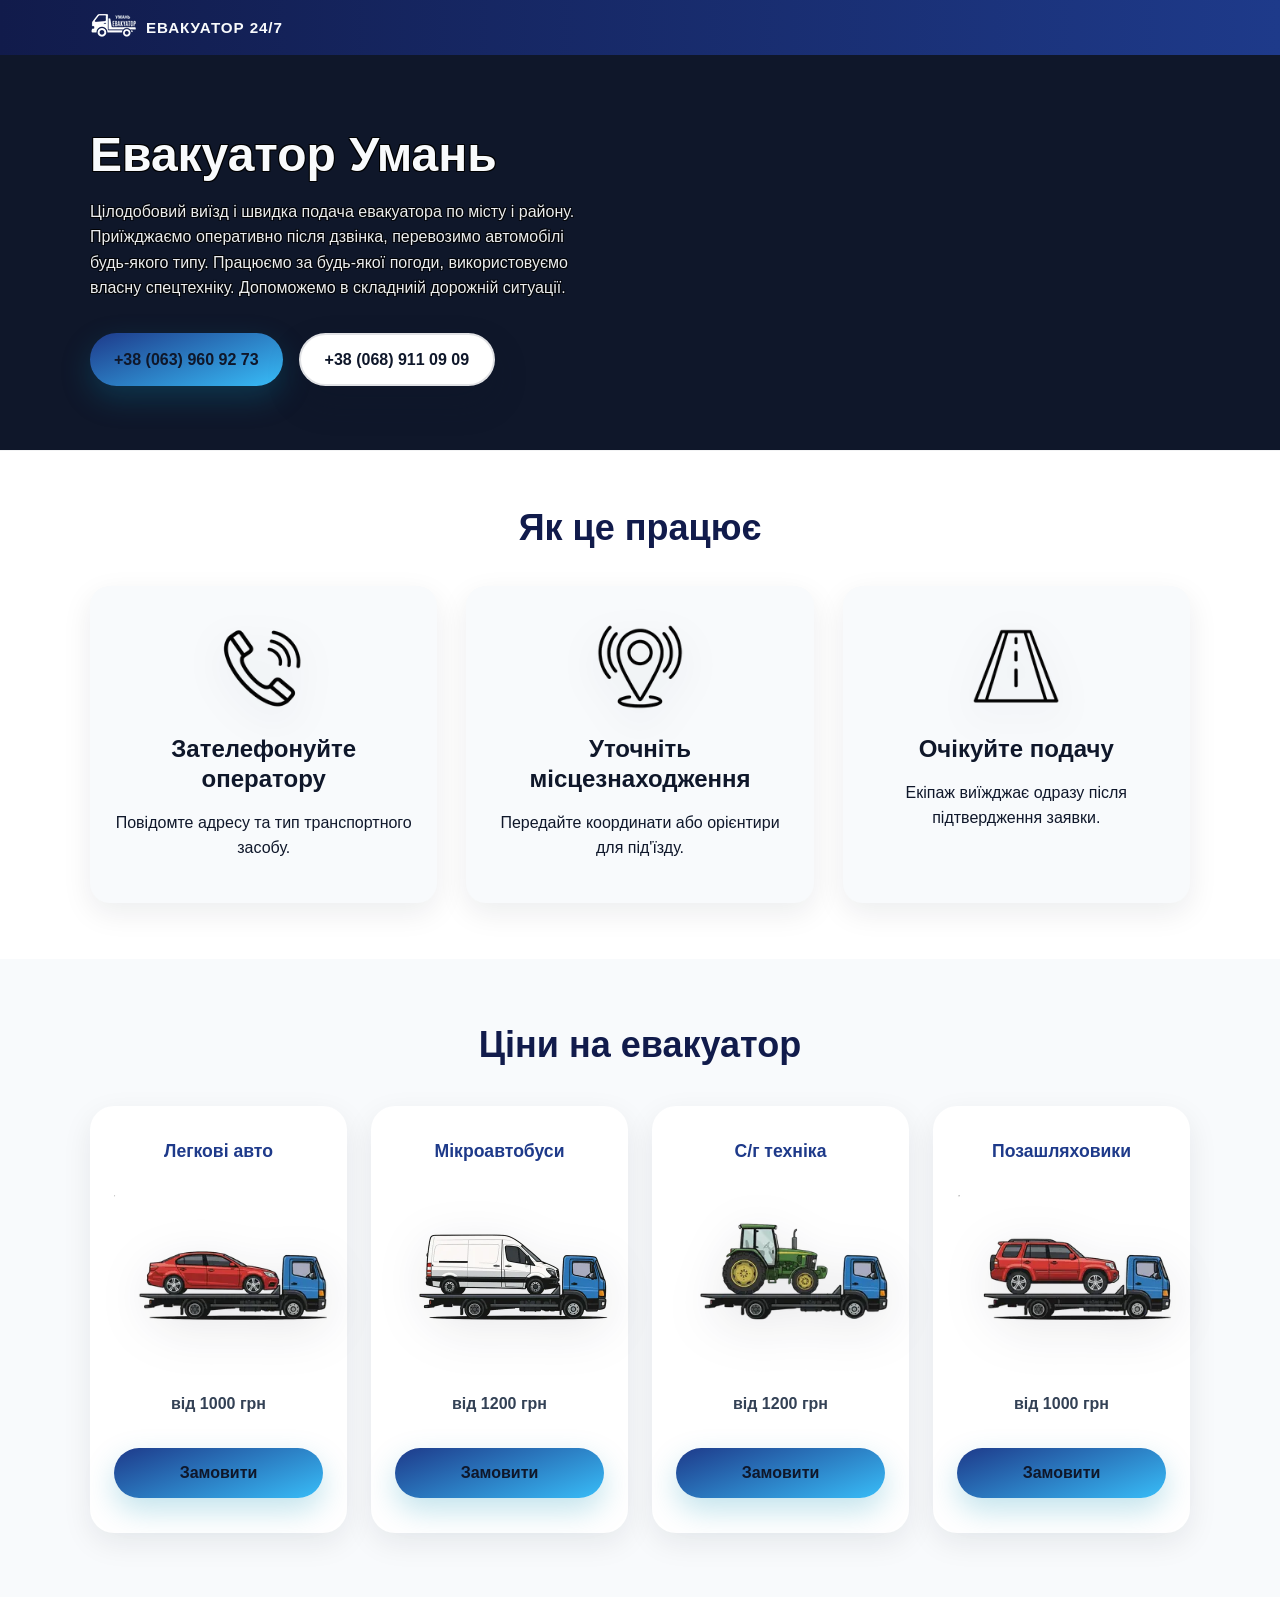
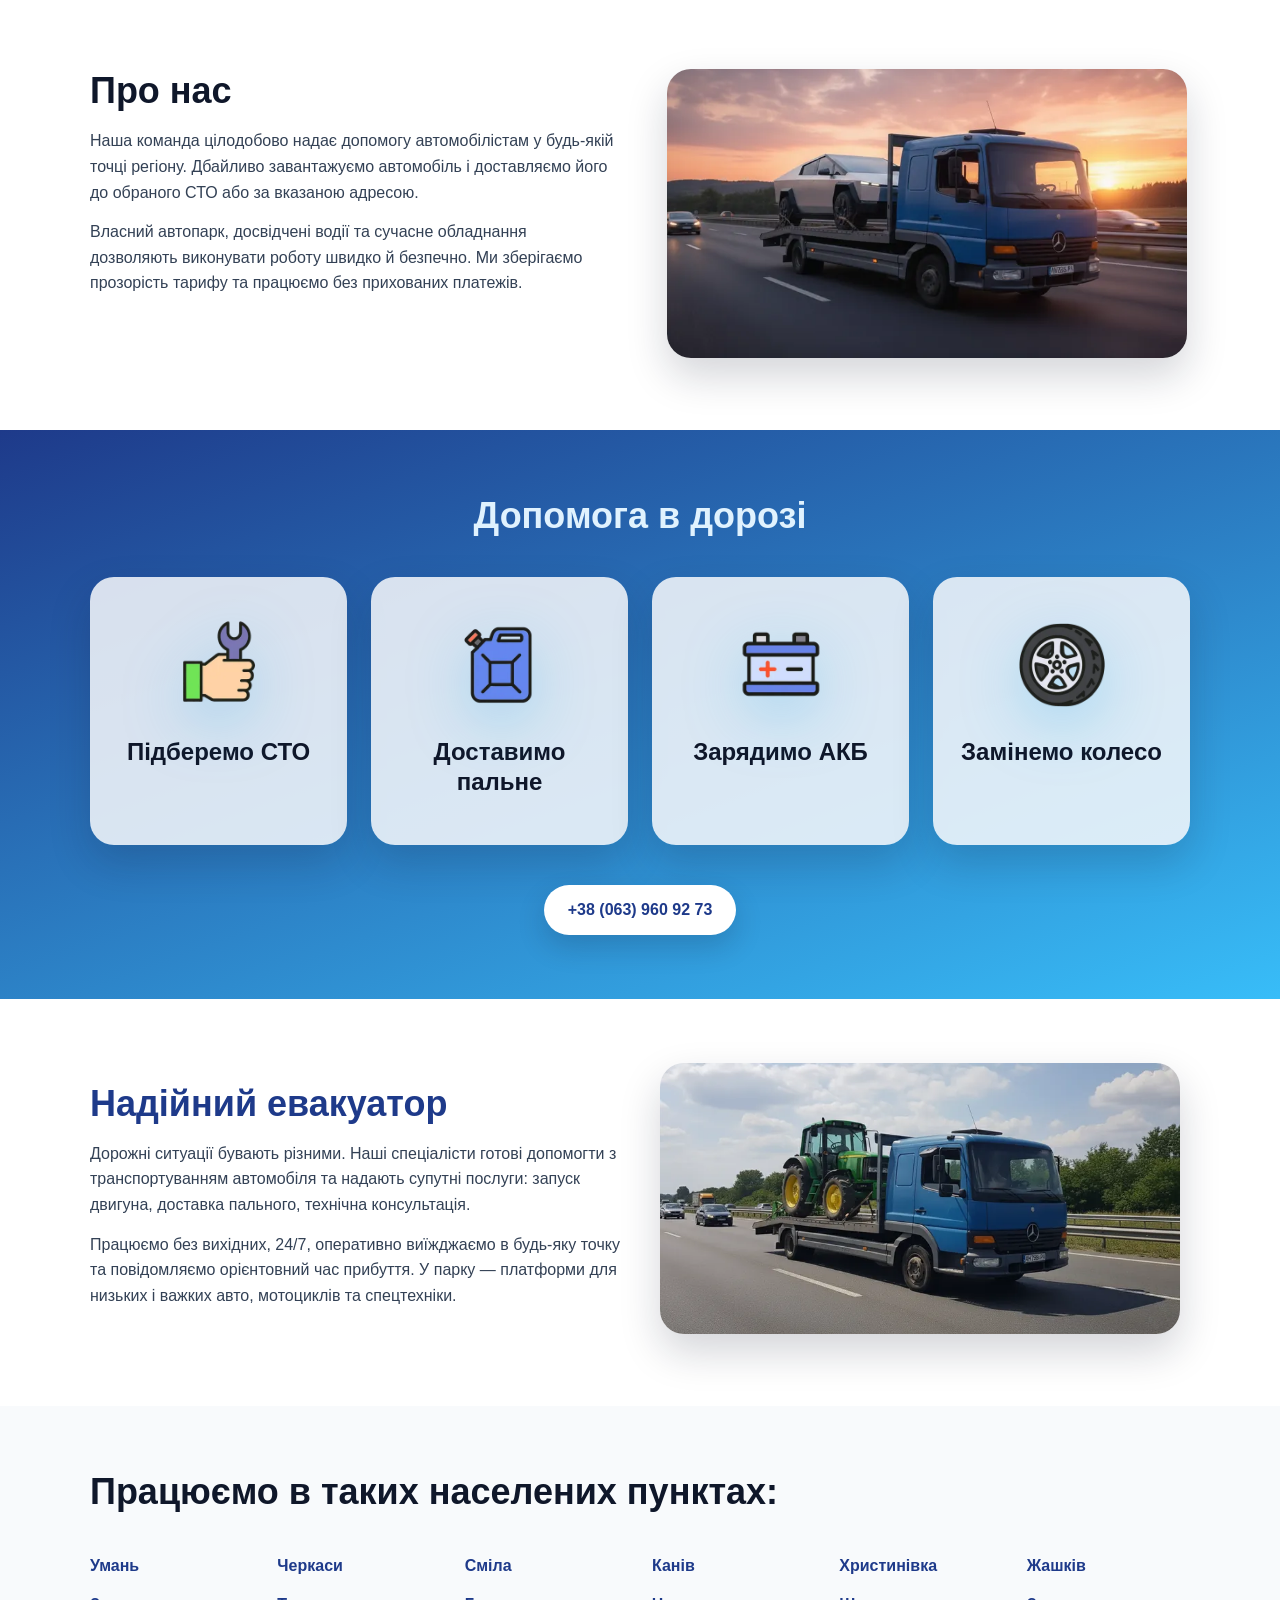
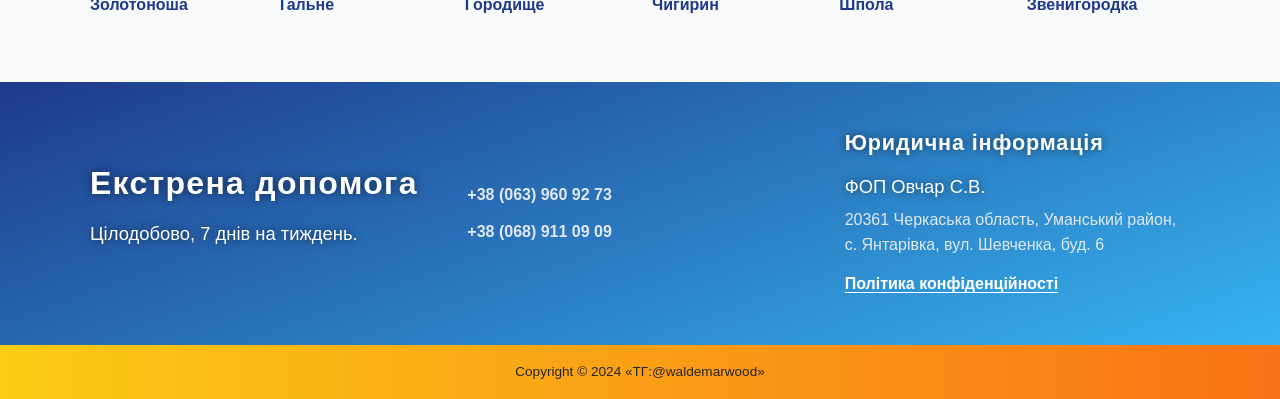
<file: index.html>
<!DOCTYPE html>
<html lang="uk">
  <head>
    <meta charset="UTF-8" />
    <meta name="google-site-verification" content="ACewEjhTPFjRaCebfVcjGX73H8bu5bY8CYxlzaEVI6o" />
    <meta name="viewport" content="width=device-width, initial-scale=1.0" />
    <meta
      name="description"
      content="Евакуатор по місту та області. Везу Несу працюємо цілодобово. Швидко, недорого, надійно."
    />
    <title>Евакуатор Умань 24/7</title>
    <link
      rel="preload"
      as="image"
      href="image/hero-1440.webp"
      imagesrcset="
        image/hero-480.webp 480w,
        image/hero-768.webp 768w,
        image/hero-1024.webp 1024w,
        image/hero-1440.webp 1440w
      "
      imagesizes="100vw"
      fetchpriority="high"
    />
    <link
      rel="preload"
      as="image"
      href="image/hero-mobile-900.webp"
      imagesrcset="
        image/hero-mobile-480.webp 480w,
        image/hero-mobile-768.webp 768w,
        image/hero-mobile-900.webp 900w
      "
      imagesizes="100vw"
      media="(max-width: 640px)"
      fetchpriority="high"
    />
    <link rel="alternate" hreflang="uk-UA" href="https://evakuator-vezu-nesu.com/" />
    <link rel="alternate" hreflang="x-default" href="https://evakuator-vezu-nesu.com/" />
    <link rel="icon" href="image/favicon.svg" type="image/svg+xml" />
    <link rel="stylesheet" href="styles.css?v=20260116" />
    <script defer src="scripts/main.js?v=20260116"></script>
  </head>
  <body>
    <!-- Зображення зберігайте в папці image/ (поряд із цим файлом).
         Для Retina-дисплеїв тримайте поруч версію @2x (у 2 рази більшу).
         Приклад: hero.png 1600x900 та hero@2x.png 3200x1800. -->

    <header class="top-bar">
      <div class="container">
        <div class="brand">
          <picture>
            <source
              type="image/webp"
              srcset="image/logo-48.webp 48w, image/logo-96.webp 96w, image/logo-144.webp 144w"
              sizes="48px"
            />
            <img
              src="image/logo.png"
              width="48"
              height="48"
              alt="Логотип Евакуатор 24/7"
              decoding="async"
            />
          </picture>
          <span>Евакуатор 24/7</span>
        </div>
      </div>
    </header>

    <main>
      <section class="hero">
        <picture class="hero-bg">
          <source
            type="image/webp"
            media="(max-width: 640px)"
            srcset="
              image/hero-mobile-480.webp 480w,
              image/hero-mobile-768.webp 768w,
              image/hero-mobile-900.webp 900w
            "
            sizes="100vw"
          />
          <source
            media="(max-width: 640px)"
            srcset="image/hero-mobile.png 900w"
            sizes="100vw"
          />
          <source
            type="image/webp"
            srcset="
              image/hero-480.webp 480w,
              image/hero-768.webp 768w,
              image/hero-1024.webp 1024w,
              image/hero-1440.webp 1440w
            "
            sizes="100vw"
          />
          <img
            src="image/hero.png"
            width="1594"
            height="1004"
            alt=""
            aria-hidden="true"
            fetchpriority="high"
            loading="eager"
            decoding="async"
          />
        </picture>
        <div class="container hero-content">
          <div class="hero-text">
            <h1>Евакуатор Умань</h1>
            <p>
              Цілодобовий виїзд і швидка подача евакуатора по місту і району.
Приїжджаємо оперативно після дзвінка, перевозимо автомобілі будь-якого типу. Працюємо за будь-якої погоди, використовуємо власну спецтехніку. Допоможемо в складниій дорожній ситуації.
            </p>
            <div class="hero-actions">
              <a class="cta-button" href="tel:+380639609273">+38 (063) 960 92 73</a>
              <a class="cta-button ghost" href="tel:+380689110909">+38 (068) 911 09 09</a>
            </div>
          </div>
        </div>
      </section>

      <section class="steps">
        <div class="container">
          <h2>Як це працює</h2>
          <div class="step-grid">
          <article>
            <picture>
              <source
                type="image/webp"
                srcset="
                  image/step-call-128.webp 128w,
                  image/step-call-192.webp 192w,
                  image/step-call-256.webp 256w
                "
                sizes="(max-width: 640px) 72px, 104px"
              />
              <img
                class="step-icon"
                src="image/step-call.png"
                width="1024"
                height="1024"
                alt="Зателефонуйте оператору"
                loading="lazy"
                decoding="async"
              />
            </picture>
            <h3>Зателефонуйте оператору</h3>
            <p>Повідомте адресу та тип транспортного засобу.</p>
          </article>
          <article>
            <picture>
              <source
                type="image/webp"
                srcset="
                  image/step-location-128.webp 128w,
                  image/step-location-192.webp 192w,
                  image/step-location-256.webp 256w
                "
                sizes="(max-width: 640px) 72px, 104px"
              />
              <img
                class="step-icon"
                src="image/step-location.png"
                width="1024"
                height="1024"
                alt="Уточніть місцезнаходження"
                loading="lazy"
                decoding="async"
              />
            </picture>
            <h3>Уточніть місцезнаходження</h3>
            <p>Передайте координати або орієнтири для під'їзду.</p>
          </article>
          <article>
            <picture>
              <source
                type="image/webp"
                srcset="
                  image/step-time-128.webp 128w,
                  image/step-time-192.webp 192w,
                  image/step-time-256.webp 256w
                "
                sizes="(max-width: 640px) 72px, 104px"
              />
              <img
                class="step-icon"
                src="image/step-time.png"
                width="1024"
                height="1024"
                alt="Очікуйте подачу"
                loading="lazy"
                decoding="async"
              />
            </picture>
            <h3>Очікуйте подачу</h3>
            <p>Екіпаж виїжджає одразу після підтвердження заявки.</p>
          </article>
          </div>
        </div>
      </section>

      <section class="pricing">
        <div class="container">
          <h2>Ціни на евакуатор</h2>
          <div class="card-grid">
            <article class="pricing-card">
              <h3>Легкові авто</h3>
              <div class="card-icon">
                <picture>
                  <source
                    type="image/webp"
                    srcset="
                      image/image-a-320.webp 320w,
                      image/image-a-480.webp 480w,
                      image/image-a-640.webp 640w
                    "
                    sizes="(max-width: 480px) 60vw, (max-width: 900px) 40vw, 320px"
                  />
                  <img
                    src="image/image-a.png"
                    width="1248"
                    height="832"
                    alt="Іконка легкового автомобіля"
                    loading="lazy"
                    decoding="async"
                  />
                </picture>
              </div>
              <p class="price">від 1000 грн</p>
              <a class="cta-button" href="tel:+380639609273">Замовити</a>
            </article>
            <article class="pricing-card">
              <h3>Мікроавтобуси</h3>
              <div class="card-icon">
                <picture>
                  <source
                    type="image/webp"
                    srcset="
                      image/image-b-320.webp 320w,
                      image/image-b-480.webp 480w,
                      image/image-b-640.webp 640w
                    "
                    sizes="(max-width: 480px) 60vw, (max-width: 900px) 40vw, 320px"
                  />
                  <img
                    src="image/image-b.png"
                    width="1248"
                    height="832"
                    alt="Іконка мікроавтобуса"
                    loading="lazy"
                    decoding="async"
                  />
                </picture>
              </div>
              <p class="price">від 1200 грн</p>
              <a class="cta-button" href="tel:+380639609273">Замовити</a>
            </article>
            <article class="pricing-card">
              <h3>С/г техніка</h3>
              <div class="card-icon">
                <picture>
                  <source
                    type="image/webp"
                    srcset="
                      image/image-c-320.webp 320w,
                      image/image-c-480.webp 480w,
                      image/image-c-640.webp 640w
                    "
                    sizes="(max-width: 480px) 60vw, (max-width: 900px) 40vw, 320px"
                  />
                  <img
                    src="image/image-c.png"
                    width="1248"
                    height="832"
                    alt="Іконка мотоцикла"
                    loading="lazy"
                    decoding="async"
                  />
                </picture>
              </div>
              <p class="price">від 1200 грн</p>
              <a class="cta-button" href="tel:+380639609273">Замовити</a>
            </article>
            <article class="pricing-card">
              <h3>Позашляховики</h3>
              <div class="card-icon">
                <picture>
                  <source
                    type="image/webp"
                    srcset="
                      image/image-d-320.webp 320w,
                      image/image-d-480.webp 480w,
                      image/image-d-640.webp 640w
                    "
                    sizes="(max-width: 480px) 60vw, (max-width: 900px) 40vw, 320px"
                  />
                  <img
                    src="image/image-d.png"
                    width="1248"
                    height="832"
                    alt="Іконка позашляховика"
                    loading="lazy"
                    decoding="async"
                  />
                </picture>
              </div>
              <p class="price">від 1000 грн</p>
              <a class="cta-button" href="tel:+380639609273">Замовити</a>
            </article>
          </div>
        </div>
      </section>

      <section class="about">
        <div class="container content-split">
          <div>
            <h2>Про нас</h2>
            <p>
              Наша команда цілодобово надає допомогу автомобілістам у будь-якій
              точці регіону. Дбайливо завантажуємо автомобіль і доставляємо його
              до обраного СТО або за вказаною адресою.
            </p>
            <p>
              Власний автопарк, досвідчені водії та сучасне обладнання дозволяють
              виконувати роботу швидко й безпечно. Ми зберігаємо прозорість тарифу
              та працюємо без прихованих платежів.
            </p>
            <p class="note">
            </p>
          </div>
          <div class="about-illustration">
            <picture>
              <source
                type="image/webp"
                srcset="
                  image/about-480.webp 480w,
                  image/about-768.webp 768w,
                  image/about-1024.webp 1024w,
                  image/about-1200.webp 1200w
                "
                sizes="(max-width: 900px) 90vw, 520px"
              />
              <img
                src="image/about.png"
                width="1200"
                height="648"
                alt="Команда служби евакуації"
                loading="lazy"
                decoding="async"
              />
            </picture>
          </div>
        </div>
      </section>

      <section class="helpers">
        <div class="container">
          <h2>Допомога в дорозі</h2>
          <div class="helpers-grid">
            <article>
              <picture>
                <source
                  type="image/webp"
                  srcset="
                    image/service-station-256.webp 256w,
                    image/service-station-384.webp 384w,
                    image/service-station-512.webp 512w
                  "
                  sizes="(max-width: 640px) 72px, 112px"
                />
                <img
                  class="service-icon"
                  src="image/service-station.png"
                  width="1024"
                  height="1024"
                  alt="Підбір відповідного СТО"
                  loading="lazy"
                  decoding="async"
                />
              </picture>
              <h3>Підберемо СТО</h3>
            </article>
            <article>
              <picture>
                <source
                  type="image/webp"
                  srcset="
                    image/service-fuel-256.webp 256w,
                    image/service-fuel-384.webp 384w,
                    image/service-fuel-512.webp 512w
                  "
                  sizes="(max-width: 640px) 72px, 112px"
                />
                <img
                  class="service-icon"
                  src="image/service-fuel.png"
                  width="1024"
                  height="1024"
                  alt="Доставка пального"
                  loading="lazy"
                  decoding="async"
                />
              </picture>
              <h3>Доставимо пальне</h3>
            </article>
            <article>
              <picture>
                <source
                  type="image/webp"
                  srcset="
                    image/service-battery-256.webp 256w,
                    image/service-battery-384.webp 384w,
                    image/service-battery-512.webp 512w
                  "
                  sizes="(max-width: 640px) 72px, 112px"
                />
                <img
                  class="service-icon"
                  src="image/service-battery.png"
                  width="1024"
                  height="1024"
                  alt="Підзарядка акумулятора"
                  loading="lazy"
                  decoding="async"
                />
              </picture>
              <h3>Зарядимо АКБ</h3>
            </article>
            <article>
              <picture>
                <source
                  type="image/webp"
                  srcset="
                    image/service-wheel-256.webp 256w,
                    image/service-wheel-384.webp 384w,
                    image/service-wheel-512.webp 512w
                  "
                  sizes="(max-width: 640px) 72px, 112px"
                />
                <img
                  class="service-icon"
                  src="image/service-wheel.png"
                  width="1024"
                  height="1024"
                  alt="Заміна колеса"
                  loading="lazy"
                  decoding="async"
                />
              </picture>
              <h3>Замінемо колесо</h3>
            </article>
          </div>
          <a class="cta-button primary" href="tel:+380639609273">+38 (063) 960 92 73</a>
        </div>
      </section>

      <section class="details">
        <div class="container details-layout">
          <div class="details-text">
            <h2>Надійний евакуатор</h2>
            <p>
              Дорожні ситуації бувають різними. Наші спеціалісти готові допомогти
              з транспортуванням автомобіля та надають супутні послуги: запуск
              двигуна, доставка пального, технічна консультація.
            </p>
            <p>
              Працюємо без вихідних, 24/7, оперативно виїжджаємо в будь-яку точку
              та повідомляємо орієнтовний час прибуття. У парку — платформи для
              низьких і важких авто, мотоциклів та спецтехніки.
            </p>
          </div>
          <div class="details-visual">
            <picture>
              <source
                type="image/webp"
                srcset="
                  image/details-480.webp 480w,
                  image/details-768.webp 768w,
                  image/details-1024.webp 1024w,
                  image/details-1408.webp 1408w
                "
                sizes="(max-width: 900px) 90vw, 520px"
              />
              <img
                src="image/details.png"
                width="1408"
                height="736"
                alt="Евакуатор перевозить автомобіль містом"
                loading="lazy"
                decoding="async"
              />
            </picture>
          </div>
        </div>
      </section>

      <section class="cities">
        <div class="container">
          <h2>Працюємо в таких населених пунктах:</h2>
          <ul class="city-grid">
            <li>Умань</li>
            <li>Черкаси</li>
            <li>Сміла</li>
            <li>Канів</li>
            <li>Христинівка</li>
            <li>Жашків</li>
            <li>Золотоноша</li>
            <li>Тальне</li>
            <li>Городище</li>
            <li>Чигирин</li>
            <li>Шпола</li>
            <li>Звенигородка</li>
          </ul>
        </div>
      </section>
    </main>

    <footer class="site-footer">
        <div class="container footer-content">
          <div>
            <h2>Екстрена допомога</h2>
            <p>Цілодобово, 7 днів на тиждень.</p>
          </div>
          <div class="footer-contacts">
            <a href="tel:+380639609273">+38 (063) 960 92 73</a>
            <a href="tel:+380689110909">+38 (068) 911 09 09</a>
          </div>
          <div class="footer-legal">
            <h2>Юридична інформація</h2>
            <p>ФОП Овчар С.В.</p>
            <p>20361 Черкаська область, Уманський район, с. Янтарівка, вул. Шевченка, буд. 6</p>
            <a href="privacy.html">Політика конфіденційності</a>
          </div>
        </div>
      <div class="footer-bottom">
        <span>Copyright © 2024 «ТГ:@waldemarwood»</span>
      </div>
    </footer>

    <button class="scroll-top hidden" type="button" aria-label="Прокрутити вгору" title="Повернутися нагору">
      <picture>
        <source
          type="image/webp"
          srcset="
            image/up-hero-96.webp 96w,
            image/up-hero-144.webp 144w,
            image/up-hero-192.webp 192w
          "
          sizes="56px"
        />
        <img src="image/up-hero.png" width="1024" height="1024" alt="" decoding="async" />
      </picture>
    </button>

    <a class="call-float hidden" href="tel:+380639609273" aria-label="Зателефонувати в евакуатор" title="Зателефонувати +38 (063) 960 92 73">
      <picture>
        <source
          type="image/webp"
          srcset="
            image/mobile-call-96.webp 96w,
            image/mobile-call-144.webp 144w,
            image/mobile-call-192.webp 192w
          "
          sizes="72px"
        />
        <img src="image/mobile-call.png" width="814" height="814" alt="" decoding="async" />
      </picture>
    </a>
  </body>
</html>
</file>
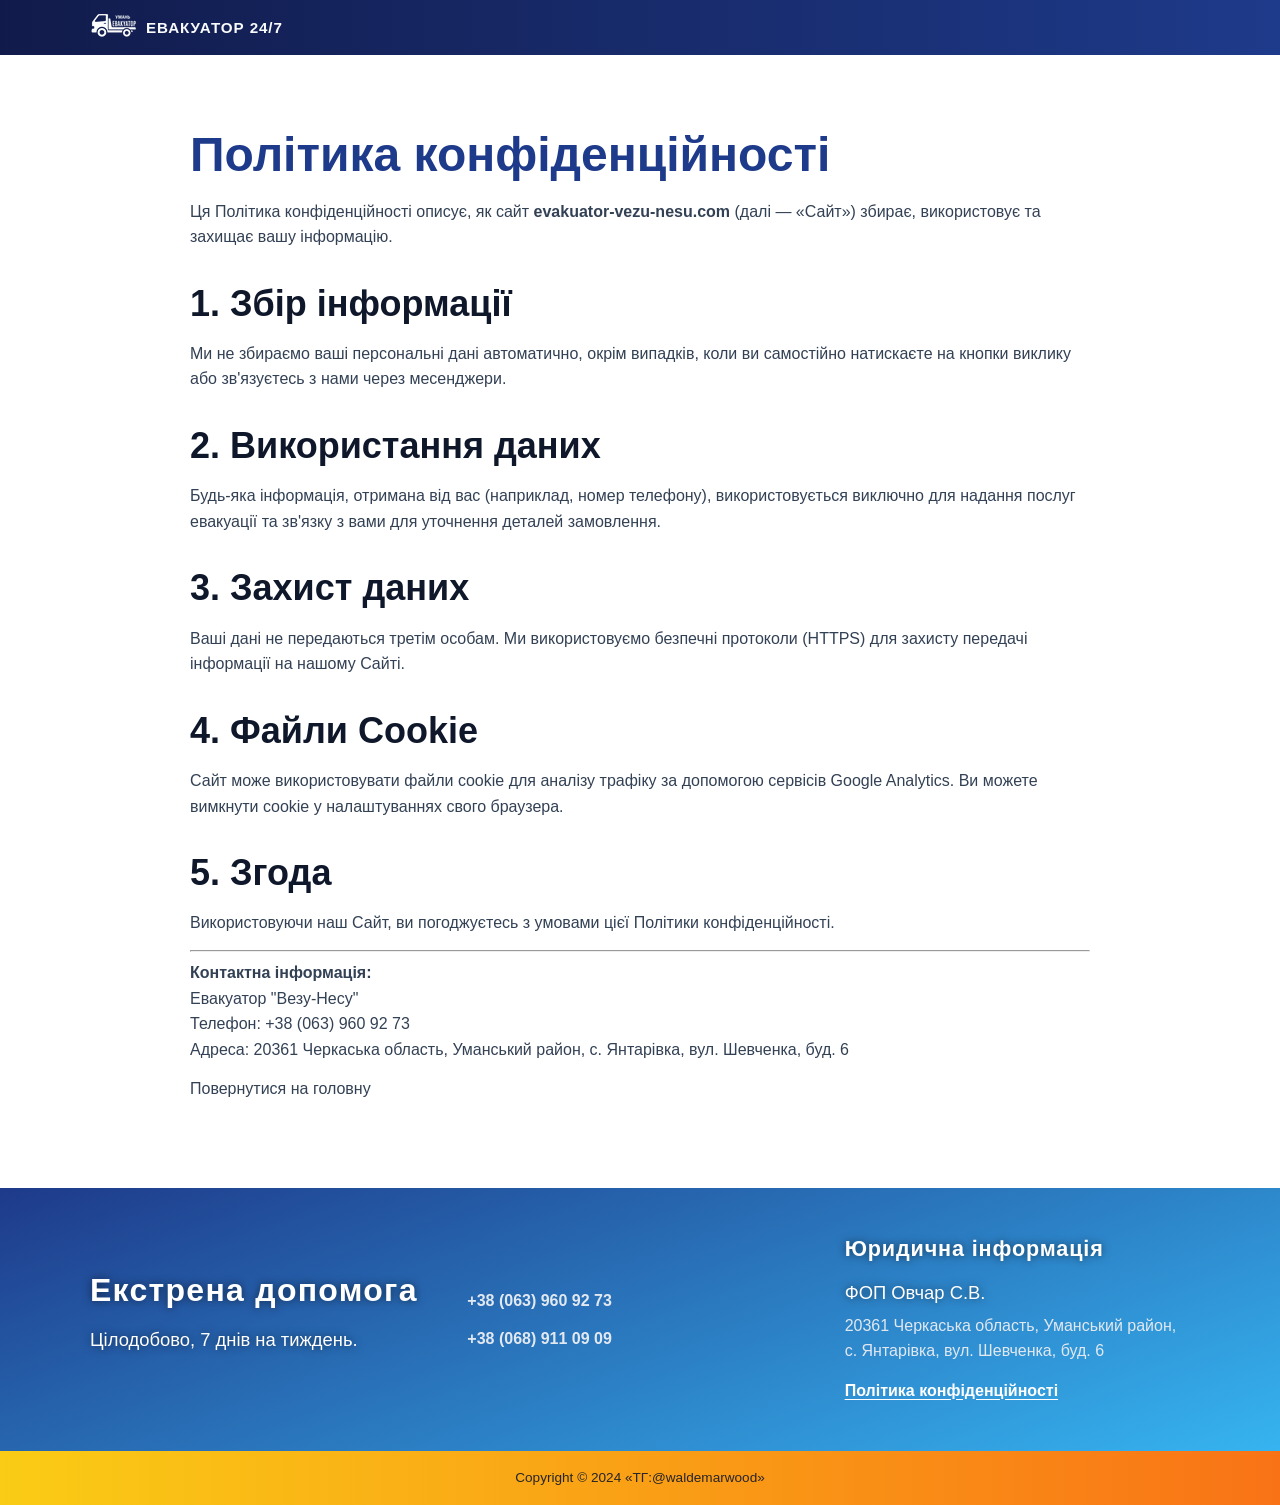
<file: privacy.html>
<!DOCTYPE html>
<html lang="uk">
  <head>
    <meta charset="UTF-8" />
    <meta name="viewport" content="width=device-width, initial-scale=1.0" />
    <meta
      name="description"
      content="Політика конфіденційності служби Евакуатор Умань 24/7."
    />
    <title>Політика конфіденційності - Везу-Несу</title>
    <link rel="alternate" hreflang="uk-UA" href="https://evakuator-vezu-nesu.com/privacy.html" />
    <link rel="alternate" hreflang="x-default" href="https://evakuator-vezu-nesu.com/privacy.html" />
    <link rel="icon" href="image/favicon.svg" type="image/svg+xml" />
    <link rel="stylesheet" href="styles.css?v=20260116" />
    <script defer src="scripts/main.js?v=20260116"></script>
  </head>
  <body>
    <header class="top-bar">
      <div class="container">
        <div class="brand">
          <picture>
            <source
              type="image/webp"
              srcset="image/logo-48.webp 48w, image/logo-96.webp 96w, image/logo-144.webp 144w"
              sizes="48px"
            />
            <img
              src="image/logo.png"
              width="48"
              height="48"
              alt="Логотип Евакуатор 24/7"
              decoding="async"
            />
          </picture>
          <span>Евакуатор 24/7</span>
        </div>
      </div>
    </header>

    <main>
      <section class="policy">
        <div class="container policy-content">
          <h1>Політика конфіденційності</h1>
          <p>
            Ця Політика конфіденційності описує, як сайт
            <strong>evakuator-vezu-nesu.com</strong> (далі — «Сайт») збирає, використовує
            та захищає вашу інформацію.
          </p>

          <h2>1. Збір інформації</h2>
          <p>
            Ми не збираємо ваші персональні дані автоматично, окрім випадків, коли ви
            самостійно натискаєте на кнопки виклику або зв'язуєтесь з нами через
            месенджери.
          </p>

          <h2>2. Використання даних</h2>
          <p>
            Будь-яка інформація, отримана від вас (наприклад, номер телефону),
            використовується виключно для надання послуг евакуації та зв'язку з вами
            для уточнення деталей замовлення.
          </p>

          <h2>3. Захист даних</h2>
          <p>
            Ваші дані не передаються третім особам. Ми використовуємо безпечні
            протоколи (HTTPS) для захисту передачі інформації на нашому Сайті.
          </p>

          <h2>4. Файли Cookie</h2>
          <p>
            Сайт може використовувати файли cookie для аналізу трафіку за допомогою
            сервісів Google Analytics. Ви можете вимкнути cookie у налаштуваннях
            свого браузера.
          </p>

          <h2>5. Згода</h2>
          <p>
            Використовуючи наш Сайт, ви погоджуєтесь з умовами цієї Політики
            конфіденційності.
          </p>

          <hr />
          <p>
            <strong>Контактна інформація:</strong><br />
            Евакуатор "Везу-Несу"<br />
            Телефон: +38 (063) 960 92 73<br />
            Адреса: 20361 Черкаська область, Уманський район, с. Янтарівка, вул.
            Шевченка, буд. 6
          </p>

          <p><a href="index.html">Повернутися на головну</a></p>
        </div>
      </section>
    </main>

    <footer class="site-footer">
        <div class="container footer-content">
          <div>
            <h2>Екстрена допомога</h2>
            <p>Цілодобово, 7 днів на тиждень.</p>
          </div>
          <div class="footer-contacts">
            <a href="tel:+380639609273">+38 (063) 960 92 73</a>
            <a href="tel:+380689110909">+38 (068) 911 09 09</a>
          </div>
          <div class="footer-legal">
            <h2>Юридична інформація</h2>
            <p>ФОП Овчар С.В.</p>
            <p>20361 Черкаська область, Уманський район, с. Янтарівка, вул. Шевченка, буд. 6</p>
            <a href="privacy.html">Політика конфіденційності</a>
          </div>
        </div>
      <div class="footer-bottom">
        <span>Copyright © 2024 «ТГ:@waldemarwood»</span>
      </div>
    </footer>
  </body>
</html>
</file>
<file: styles.css>
/* Global styles */
:root {
  --primary: #1e3a8a;
  --primary-dark: #111b4b;
  --accent: #06b6d4;
  --accent-muted: #38bdf8;
  --surface: #ffffff;
  --surface-alt: #f8fafc;
  --text: #0f172a;
  --text-light: #334155;
  --shadow: 0 10px 30px rgba(15, 23, 42, 0.08);
  font-size: 16px;
}

*,
*::before,
*::after {
  box-sizing: border-box;
}

body {
  margin: 0;
  font-family: "Montserrat", "Segoe UI", Roboto, sans-serif;
  color: var(--text);
  background-color: #eef2ff;
  line-height: 1.6;
}

a {
  color: inherit;
  text-decoration: none;
}

.container {
  width: min(1100px, 92vw);
  margin: 0 auto;
}

h1,
h2,
h3,
h4 {
  font-weight: 700;
  color: var(--text);
  margin: 0 0 1rem;
}

h1 {
  font-size: clamp(2rem, 4vw, 3rem);
  line-height: 1.15;
}

h2 {
  font-size: clamp(1.5rem, 3.2vw, 2.25rem);
  line-height: 1.2;
}

h3 {
  font-size: clamp(1.1rem, 2.2vw, 1.5rem);
  line-height: 1.25;
}

h4 {
  font-size: clamp(1rem, 2vw, 1.25rem);
  line-height: 1.3;
}

p {
  margin: 0 0 0.875rem;
}

.top-bar {
  background: linear-gradient(90deg, var(--primary-dark), var(--primary));
  color: #f8fafc;
}

.top-bar .container {
  display: flex;
  align-items: center;
  justify-content: space-between;
  font-size: 0.95rem;
}

.brand {
  display: inline-flex;
  align-items: center;
  gap: 0.5rem;
  font-weight: 800;
  letter-spacing: 0.06em;
  text-transform: uppercase;
}

.brand img {
  width: 48px;
  height: 48px;
  object-fit: contain;
}

.brand span {
  display: inline-block;
}


.hero {
  position: relative;
  background: #0f172a;
  color: #f8fafc;
  padding: 4.5rem 0 4rem;
  overflow: hidden;
}

.hero-bg {
  position: absolute;
  inset: 0;
  z-index: 0;
  display: block;
  pointer-events: none;
}

.hero-bg img {
  width: 100%;
  height: 100%;
  object-fit: cover;
  opacity: 0.5;
  display: block;
}

.hero-content {
  display: grid;
  grid-template-columns: repeat(auto-fit, minmax(280px, 1fr));
  gap: 3rem;
  align-items: center;
}

.hero .container {
  position: relative;
  z-index: 2;
}

.hero-text {
  max-width: 540px;
}

.hero h1 {
  color: #f8fafc;
  font-size: clamp(2rem, 4vw, 3rem);
  margin-bottom: 1rem;
  text-shadow: -1px -1px 0 rgba(0, 0, 0, 0.9), 1px -1px 0 rgba(0, 0, 0, 0.9), -1px 1px 0 rgba(0, 0, 0, 0.9), 1px 1px 0 rgba(0, 0, 0, 0.9);
}

.hero p {
  color: rgba(248, 250, 252, 0.95);
  max-width: 32rem;
  margin-bottom: 2rem;
  text-shadow: -1px -1px 0 rgba(0, 0, 0, 0.7), 1px -1px 0 rgba(0, 0, 0, 0.7), -1px 1px 0 rgba(0, 0, 0, 0.7), 1px 1px 0 rgba(0, 0, 0, 0.7);
}

.hero-actions {
  display: flex;
  flex-wrap: wrap;
  gap: 1rem;
}

.cta-button {
  display: inline-flex;
  align-items: center;
  justify-content: center;
  padding: 0.75rem 1.5rem;
  border-radius: 999px;
  background: linear-gradient(160deg, var(--primary), var(--accent-muted));
  color: #0f172a;
  font-weight: 700;
  box-shadow: 0 12px 30px rgba(8, 145, 178, 0.25);
  transition: transform 0.2s ease, box-shadow 0.2s ease, background 0.2s ease;
}

.cta-button:hover {
  transform: translateY(-2px);
  box-shadow: 0 4px 16px rgba(15, 23, 42, 0.18);
}

.cta-button.ghost {
  background: #ffffff;
  color: #0f172a;
  border: 2px solid rgba(15, 23, 42, 0.12);
  box-shadow: 0 16px 34px rgba(15, 23, 42, 0.22);
  transition: transform 0.2s ease, box-shadow 0.2s ease;
}

.cta-button.ghost:hover {
  transform: translateY(-2px);
  box-shadow: 0 4px 16px rgba(15, 23, 42, 0.18);
}

.cta-button.primary {
  margin-top: 2.5rem;
}

.step-icon,
.service-icon {
  display: block;
  width: 96px;
  height: auto;
  margin: 0 auto 1rem;
  object-fit: contain;
  filter: drop-shadow(0 12px 20px rgba(15, 23, 42, 0.12));
}

.step-icon {
  width: 104px;
}

.service-icon {
  width: 100px;
}

.steps {
  background: var(--surface);
  padding: 3.5rem 0;
  box-shadow: inset 0 1px 0 rgba(15, 23, 42, 0.05);
}

.steps h2 {
  text-align: center;
  margin-bottom: 2.25rem;
  color: var(--primary-dark);
}

.step-grid {
  display: grid;
  grid-template-columns: repeat(auto-fit, minmax(220px, 1fr));
  gap: 1.8rem;
  text-align: center;
}

.step-grid article {
  background: var(--surface-alt);
  border-radius: 1.25rem;
  padding: 1.75rem 1.4rem;
  box-shadow: var(--shadow);
}

.pricing {
  background: var(--surface-alt);
  padding: 4rem 0;
}

.pricing h2 {
  text-align: center;
  margin-bottom: 2.5rem;
  color: var(--primary-dark);
}

.card-grid {
  display: grid;
  grid-template-columns: repeat(auto-fit, minmax(220px, 1fr));
  gap: 1.5rem;
}

.pricing-card {
  background: var(--surface);
  border-radius: 1.5rem;
  padding: 2.2rem 1.5rem;
  text-align: center;
  box-shadow: var(--shadow);
  display: flex;
  flex-direction: column;
  gap: 1rem;
}

.pricing-card h3 {
  color: var(--primary);
  font-size: 1.1rem;
}

.card-icon {
  display: flex;
  align-items: center;
  justify-content: center;
  margin: 0 auto 0.75rem;
}

.card-icon img {
  width: clamp(240px, 78%, 320px);
  max-width: 320px;
  height: auto;
  filter: drop-shadow(0 12px 24px rgba(15, 23, 42, 0.1));
}

.price {
  font-weight: 700;
  color: var(--text-light);
  margin-bottom: 1rem;
}

.about {
  background: var(--surface);
  padding: 4.5rem 0;
}

.content-split {
  display: grid;
  grid-template-columns: repeat(auto-fit, minmax(280px, 1fr));
  gap: 3rem;
}

.about p {
  color: var(--text-light);
}

.about .note {
  font-size: 0.9rem;
  color: rgba(15, 23, 42, 0.6);
  font-style: italic;
}

.helpers {
  background: linear-gradient(160deg, var(--primary), var(--accent-muted));
  color: #f8fafc;
  padding: 4rem 0;
  text-align: center;
}

.helpers h2 {
  color: #e0f2fe;
  margin-bottom: 2.5rem;
}

.helpers-grid {
  display: grid;
  grid-template-columns: repeat(auto-fit, minmax(180px, 1fr));
  gap: 1.5rem;
}

.helpers article {
  background: rgba(248, 250, 252, 0.85);
  border-radius: 1.5rem;
  padding: 2rem 1.5rem;
  box-shadow: 0 18px 42px rgba(15, 23, 42, 0.18);
  color: var(--text);
}

.helpers .cta-button {
  margin: 0 auto;
  margin-top: 2.5rem;
  background: #ffffff;
  color: var(--primary);
  box-shadow: 0 12px 28px rgba(15, 23, 42, 0.18);
}
.helpers .service-icon {
  width: 112px;
  filter: drop-shadow(0 18px 30px rgba(14, 165, 233, 0.25));
}

.details {
  background: var(--surface);
  padding: 4rem 0;
}

.details-layout {
  display: grid;
  grid-template-columns: repeat(auto-fit, minmax(280px, 1fr));
  gap: 2.5rem;
  align-items: center;
}

.details h2 {
  color: var(--primary);
}

.details p {
  color: var(--text-light);
  max-width: 60ch;
}

.details-visual img {
  width: 100%;
  max-width: 520px;
  height: auto;
  border-radius: 24px;
  box-shadow: 0 18px 40px rgba(15, 23, 42, 0.18);
  background: transparent;
}

.policy {
  background: var(--surface);
  padding: 4.5rem 0;
}

.policy-content {
  max-width: 900px;
}

.policy h1 {
  color: var(--primary);
  margin-bottom: 1rem;
}

.policy h2 {
  color: var(--text);
  margin-top: 2rem;
}

.policy p,
.policy li {
  color: var(--text-light);
}

.policy ul {
  padding-left: 1.5rem;
  margin: 1rem 0;
}

.policy-meta {
  margin-top: 2rem;
  font-size: 0.95rem;
  color: rgba(15, 23, 42, 0.6);
}

.cities {
  background: var(--surface-alt);
  padding: 4rem 0;
}

.city-grid {
  list-style: none;
  padding: 0;
  margin: 2.5rem 0 0;
  display: grid;
  grid-template-columns: repeat(auto-fit, minmax(140px, 1fr));
  gap: 0.85rem 1.5rem;
  font-weight: 600;
  color: var(--primary);
}

.about-illustration {
  display: flex;
  justify-content: center;
  align-items: stretch;
}

.about-illustration img {
  width: 100%;
  max-width: 520px;
  height: 100%;
  border-radius: 24px;
  box-shadow: 0 18px 40px rgba(15, 23, 42, 0.18);
  object-fit: cover;
  background: transparent;
}

.site-footer {
  position: relative;
  background: linear-gradient(160deg, var(--primary), var(--accent-muted));
  color: #e2e8f0;
  overflow: hidden;
}

.site-footer::before,
.site-footer::after {
  content: "";
  position: absolute;
  inset: 0;
  z-index: 1;
}

.site-footer::before {
  background: none;
  opacity: 0;
  z-index: 2;
}

.site-footer::after {
  display: none;
}

.footer-content {
  padding: 3rem 0;
  display: grid;
  grid-template-columns: repeat(auto-fit, minmax(220px, 1fr));
  gap: 2rem;
  align-items: center;
  position: relative;
  z-index: 3;
}

.footer-content h2,
.footer-content p:first-of-type {
  color: #ffffff;
  text-shadow: 0 0 8px rgba(0, 0, 0, 0.55);
}

.footer-content h2 {
  font-size: 2rem;
  letter-spacing: 0.04em;
}

.footer-content p:first-of-type {
  font-size: 1.15rem;
}

.footer-contacts {
  display: flex;
  flex-direction: column;
  gap: 0.75rem;
  font-weight: 700;
}

.footer-legal h2 {
  font-size: 1.35rem;
  color: #ffffff;
  text-shadow: 0 0 8px rgba(0, 0, 0, 0.55);
}

.footer-legal p {
  margin: 0.35rem 0;
  color: #e2e8f0;
}

.footer-legal a {
  display: inline-block;
  margin-top: 0.5rem;
  color: #ffffff;
  font-weight: 700;
  text-decoration: underline;
  text-underline-offset: 0.2rem;
}

.footer-bottom {
  background: linear-gradient(90deg, #facc15, #f97316);
  text-align: center;
  padding: 1rem 0;
  font-size: 0.85rem;
  color: rgba(15, 23, 42, 0.9);
}

.scroll-top {
  position: fixed;
  bottom: 1.5rem;
  left: 1.5rem;
  width: 3.5rem;
  height: 3.5rem;
  border-radius: 999px;
  border: none;
  background: transparent;
  cursor: pointer;
  box-shadow: 0 16px 34px rgba(15, 23, 42, 0.2);
  transition: transform 0.2s ease, box-shadow 0.2s ease, opacity 0.2s ease;
  z-index: 999;
  padding: 0;
  display: grid;
  place-items: center;
}

.scroll-top:hover {
  transform: translateY(-4px);
  box-shadow: 0 18px 40px rgba(15, 23, 42, 0.28);
}

.scroll-top.hidden {
  opacity: 0;
  pointer-events: none;
  visibility: hidden;
}

.scroll-top img {
  width: 90%;
  height: 90%;
  object-fit: contain;
}

.call-float {
  position: fixed;
  bottom: 1.5rem;
  right: 1.5rem;
  width: 4.55rem;
  height: 4.55rem;
  display: none;
  justify-content: center;
  align-items: center;
  z-index: 998;
  transition: transform 0.2s ease, box-shadow 0.2s ease, opacity 0.2s ease;
}

.call-float img {
  width: 120%;
  height: 120%;
  object-fit: contain;
  animation: call-buzz 2.8s infinite;
}

.call-float.hidden {
  opacity: 0;
  pointer-events: none;
  visibility: hidden;
}

@media (max-width: 640px) {
  .hero-text {
    text-align: center;
  }

  .hero {
    padding: 3rem 0;
  }

  .hero-actions {
    flex-direction: column;
    align-items: stretch;
  }

  .cta-button {
    width: 100%;
  }

  .steps {
    padding: 2.5rem 0;
  }

  .step-grid {
    gap: 1.2rem;
  }

  .step-grid article {
    padding: 1.5rem 1.1rem;
  }

  .step-icon,
  .service-icon {
    width: 72px;
  }

  .call-float {
    display: flex;
    bottom: 1rem;
    right: 1rem;
  }
}

@keyframes call-buzz {
  0% {
    transform: rotate(0deg) scale(1);
  }
  20% {
    transform: rotate(-12deg) scale(1.03);
  }
  40% {
    transform: rotate(12deg) scale(1.06);
  }
  60% {
    transform: rotate(-8deg) scale(1.03);
  }
  80% {
    transform: rotate(360deg) scale(1.08);
  }
  100% {
    transform: rotate(360deg) scale(1);
  }
}

@media (max-width: 480px) {
  .top-bar .container {
    flex-direction: column;
    gap: 0.5rem;
  }

  .step-grid article,
  .pricing-card,
  .helpers article {
    padding: 1.75rem 1.25rem;
  }

  .card-icon img {
    width: min(220px, 70vw);
  }

  .step-icon,
  .service-icon {
    width: 80px;
  }

  .footer-content {
    text-align: center;
  }

  .footer-contacts {
    align-items: center;
  }

  .footer-legal {
    text-align: center;
  }

  .site-footer::before {
    background-position: 70% center;
  }
}
</file>
